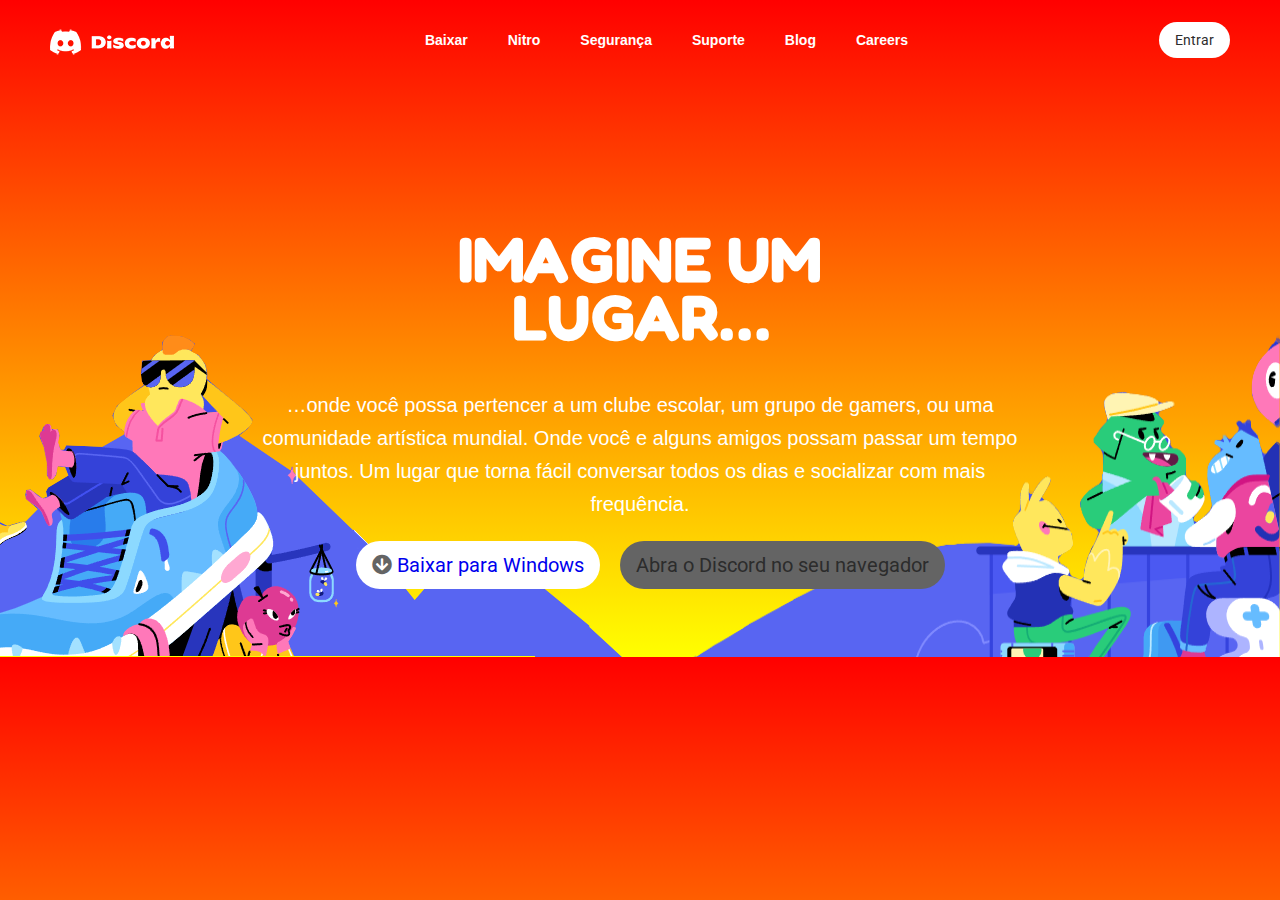
<file: index.html>
<!DOCTYPE html>
<html lang="pt-br">

<head>
    <meta charset="UTF-8">
    <meta http-equiv="X-UA-Compatible" content="IE=edge">
    <meta name="viewport" content="width=device-width, initial-scale=1.0">
    <link rel="shortcut icon" href="img/faviconDiscord.png" type="image/x-icon">
    <title>DISCORD | Seu Lugar para Papear e Ficar De Boa</title>
    <link href="https://fonts.googleapis.com/css2?family=Roboto:wght@300&display=swap" rel="stylesheet">
    <link href="https://fonts.googleapis.com/css2?family=Anton&family=Fredoka+One&display=swap" rel="stylesheet">
    <script type="script" src="js/vue.js"></script>
    <link rel="stylesheet" href="https://use.fontawesome.com/releases/v5.15.4/css/all.css">
    <link rel="stylesheet" href="css/estilo.css">
</head>

<body>
    <div class="container">
        <header>
            <nav id="menu">
                <a href="index.html"><img class="logoDiscord" src="img/logoDiscordWhite.png" alt=""></a>
                <div class="menuNavegacao">
                    <a href="#">Baixar</a>
                    <a href="#">Nitro</a>
                    <a href="#">Segurança</a>
                    <a href="#">Suporte</a>
                    <a href="#">Blog</a>
                    <a href="#">Careers</a>
                </div>
                <form action="formulario.html" name="cadastro">
                    <div class="btnMenu">
                        <input type="submit" value="Entrar">
                    </div>
                </form>
            </nav>
        </header>

        <body id="corpoBody">
            <h1>IMAGINE UM <br> LUGAR…</h1>
            <p>…onde você possa pertencer a um clube escolar, um grupo de gamers, ou uma comunidade artística mundial.
                Onde você e alguns amigos possam passar um tempo juntos. Um lugar que torna fácil conversar todos os
                dias e socializar com mais frequência.</p>
            <div class="areaBotoes">
                <a class="btnArea" href="#">
                    <i class="fas fa-arrow-circle-down"></i>
                    Baixar para Windows
                </a>
                <a class="btnArea btnAreaIsolado" href="#">
                    Abra o Discord no seu navegador
                </a>
            </div>


    </div>

    <footer></footer>
    </div>

    <div class="imgBody">
        <img src="img/imgDiscordLeft.png" alt="" srcset="">
        <img src="img/imgDiscordRigth.png" alt="" srcset="">

    </div>
    
</body>

</html>
</file>
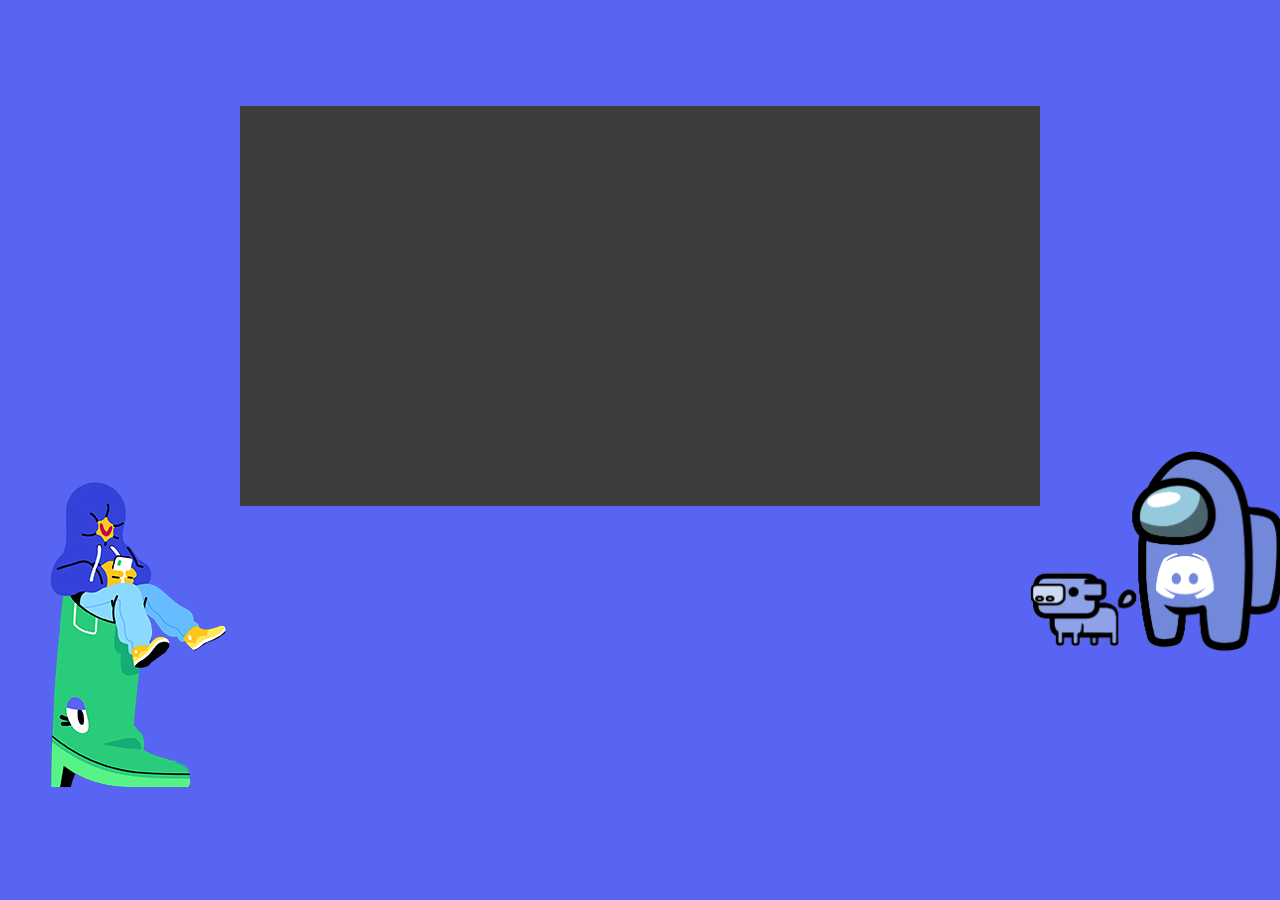
<file: formulario.html>
<!DOCTYPE html>
<html lang="en">
<head>
    <meta charset="UTF-8">
    <meta http-equiv="X-UA-Compatible" content="IE=edge">
    <meta name="viewport" content="width=device-width, initial-scale=1.0">
    <link rel="shortcut icon" href="img/faviconDiscord.png" type="image/x-icon">
    <link rel="stylesheet" href="css/pagFormulario.css">

    <title>Discord</title>
</head>
<body>
    <di class="figuras">
        <img class="bonecoEBota" src="img/bonecoEBota.png" alt="" srcset="">
        <img class="bonecoEcaChorro" src="img/bonecoEcaChorro.png" alt="" srcset="">
        
    </div>

    
    <form class="formulario" action="">
        
    </form>
    
</body>
</html>
</file>
<file: css/estilo.css>
body{
    margin: 0;
    /* background-color: #5865f2; */
    background-image: linear-gradient(red, yellow);
    box-sizing: content-box;
    font-family: Geneva, sans-serif;
    
}
img [type=image/x-icon]{
    width: 10px;
    box-sizing: content-box;
}

.container{
    width: 1260px;
    min-height: 200px;
    max-height: 1vh;
    margin-left: auto;
    margin-right: auto;
    /* para abaixar as img que estao no final do body */
    margin-bottom: 135px; 
}

/* estilo #menu */

#menu{
    width: 1180px;
    height: 80px;
    margin-left: auto;
    margin-right: auto;
    display: flex;
    flex-direction: row;
    justify-content: space-between;
    line-height: 5em;

}
#menu{
    color: #fff;
    
}
#menu:hover header{
    background-color: rgba(44, 44, 44, 0.5);
}

#menu .logoDiscord{
    /* Margin arruma atura da logo com os outros elementos do #menu */
    margin-top: 25px;
    
}
.btnMenu input{
    font-family: 'Roboto', sans-serif;
    border: none;
    background-color: #fff;
    padding: 10px 16px;
    font-size: 14px;
    border-radius: 40px;
    color: #2c2c2c;    
}
.btnMenu input:hover{
    box-shadow: 1px 2px 12px #646464;
}
.menuNavegacao{
    display: flex;
    font-weight: 600;
    font-size: 14px;
    gap: 40px;
}
.menuNavegacao a{
    color: #fff;
    text-decoration: none;
}
.menuNavegacao a:hover{
    text-decoration: underline;
}
.btnMenu input:hover{
    color: #5865f2;
}
/* fim estilo #menu */

/* estilo #corpoBody*/

#corpoBody h1{
    font-family: 'Fredoka One', cursive;
    font-weight: bold;
    font-size: 48pt;
    color: #fff;
    text-align: center;
    line-height: 58px;
    margin-top: 150px;
}
#corpoBody p{
    font-size: 20px;
    width: 39em;
    margin-left: auto;
    margin-right: auto;
    line-height: 33px;
    text-align: center;
    color: #fff;
}
.areaBotoes{
    display: flex;
    justify-content: center;
    z-index: 1000;
}

.btnArea{
    background-color: #fff;
    padding: 12px 16px;
    border-radius: 40px;
    margin-left: 20px;
    font-family: 'Roboto', sans-serif;
    font-size: 20px;
    text-decoration: none;

}
.btnArea i{
    color: #646464;
}
.btnArea:hover{
    color: #5865f2;
    box-shadow: 1px 2px 12px #969696;
}
.btnAreaIsolado{
    background-color: #646464;
    color: #2c2c2c;
    
}
.btnAreaIsolado:hover{
    background-color: #fff;
    box-shadow: 1px 2px 12px #646464;
}
.imgBody{
    display: flex;
    justify-content: space-between;
    position: relative;
    z-index: -1;
    
}

/* fim estilo #corpoBody*/
</file>
<file: css/pagFormulario.css>
body{
    margin: 0;
    width: 100%;
    height: 100%;
    background-color: #5865f2;
    overflow: hidden;
}

.figuras{
    max-width: 1vh;
    max-height: 1vh;
    
}
.figuras .bonecoEBota{
    position: absolute;
    top: 53.5%;
    left: 50px;
    z-index: -99;
}
.figuras .bonecoEcaChorro{
    width: 20%;
    position: relative;
    top: 450px;
    left: 1030px;
}
.formulario{
    width: 800px;
    height: 400px;
    margin-left: auto;
    margin-right: auto;
    background-color: #3d3d3d;
    margin-top: -100px;
}
</file>
